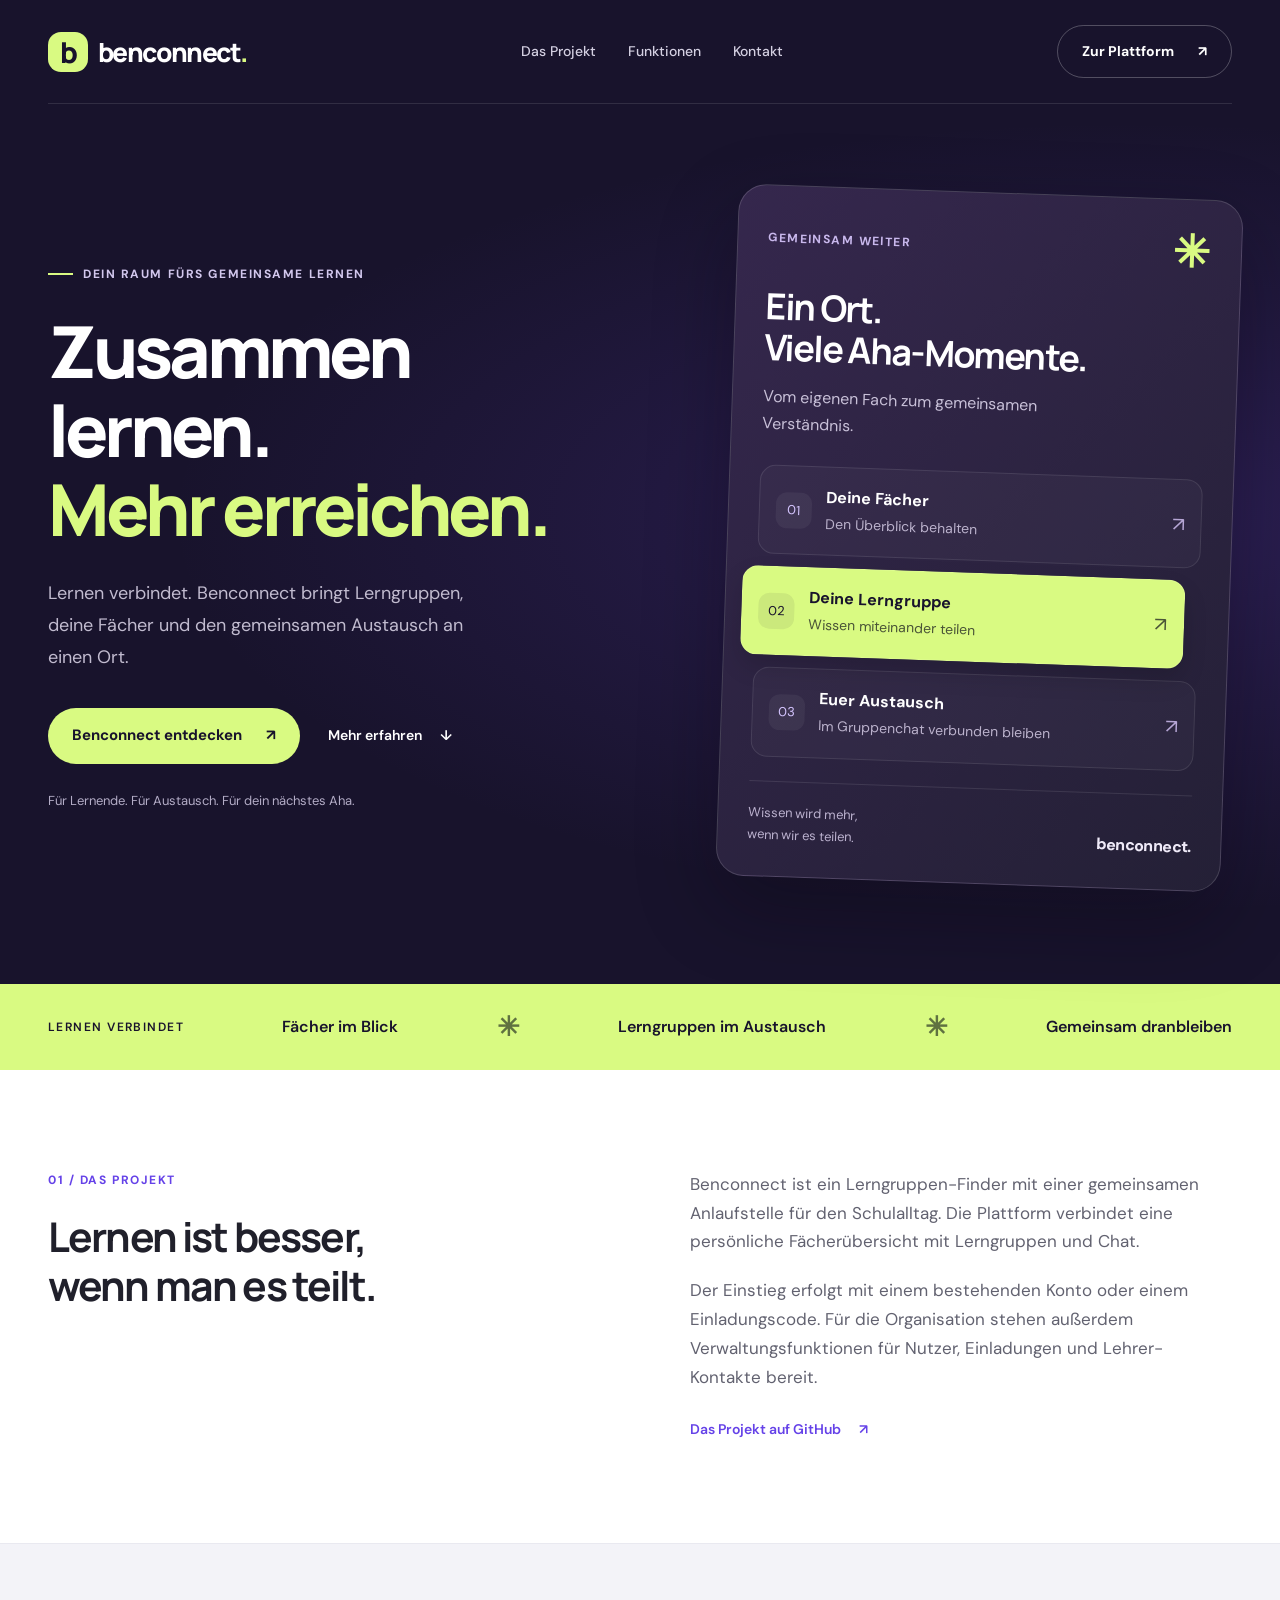
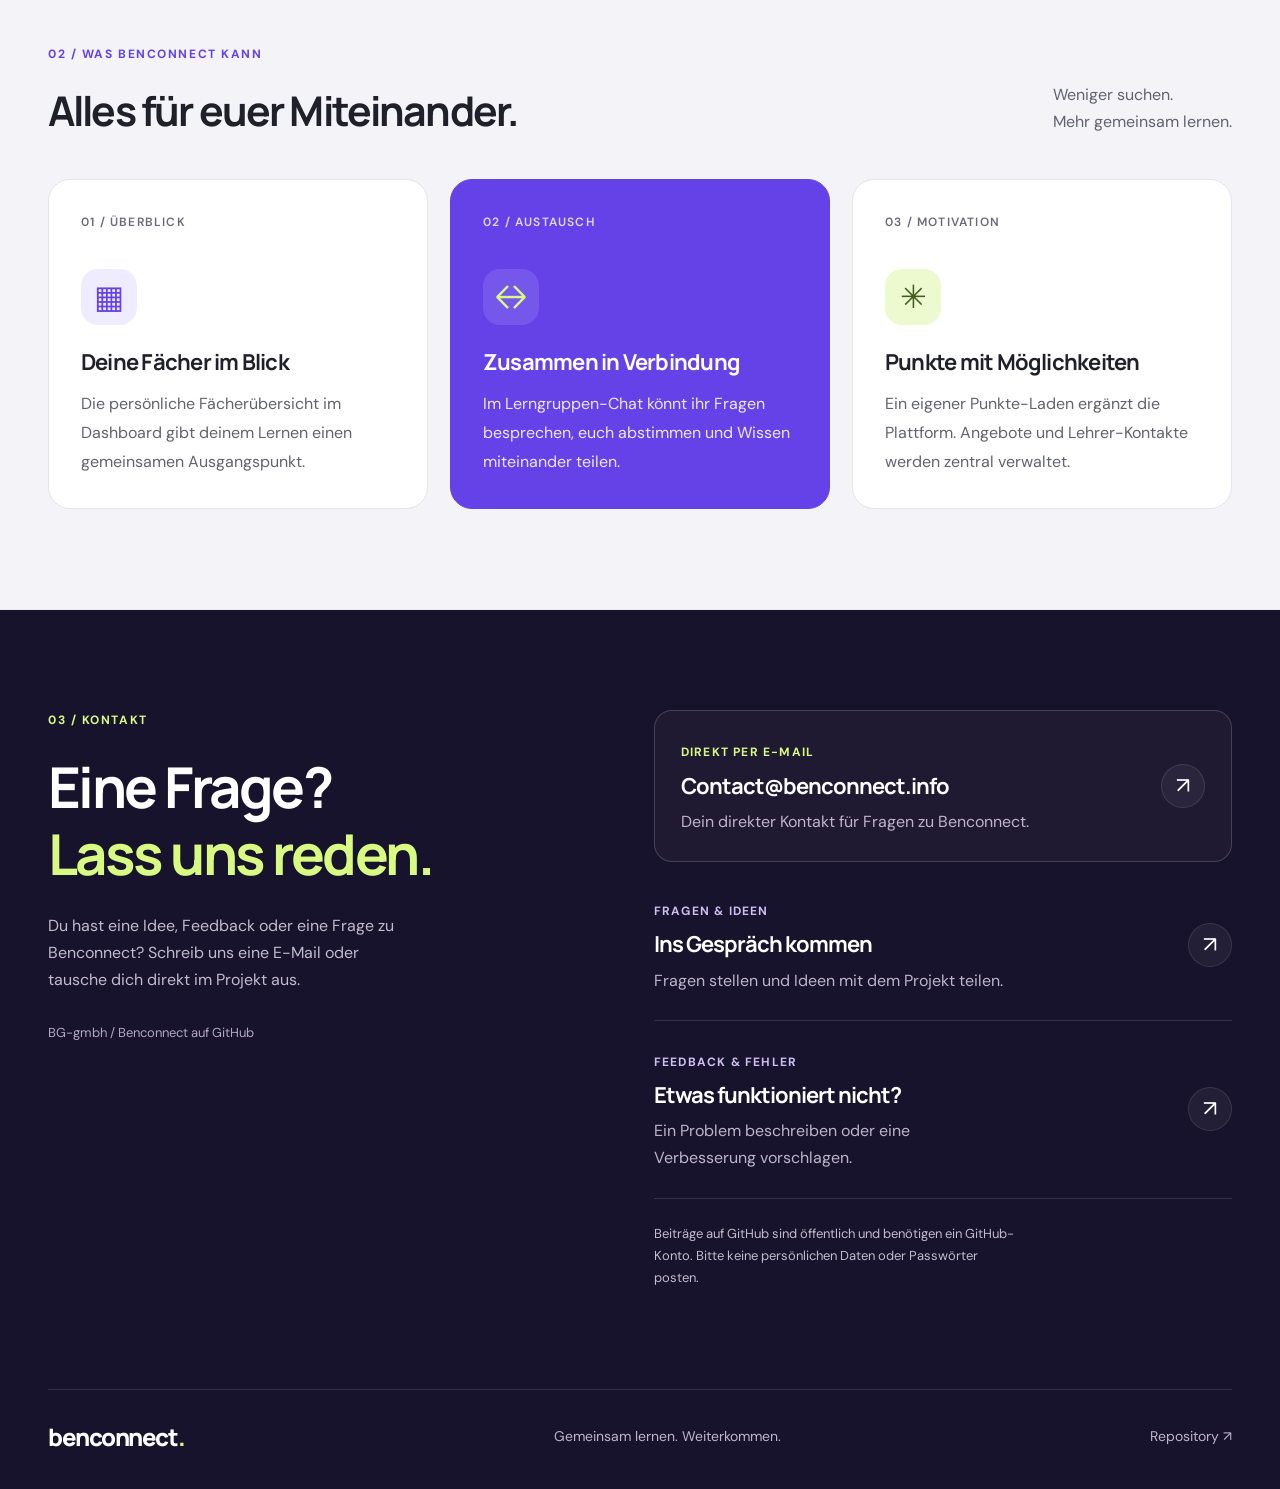
<file: index.html>
<!doctype html>
<html lang="de">
<head>
<meta charset="utf-8"><meta name="viewport" content="width=device-width, initial-scale=1">
<title>benconnect — Gemeinsam lernen. Weiterkommen.</title>
<meta name="description" content="Lerne benconnect kennen: die Plattform für Lerngruppen, Fächer und gemeinsamen Austausch. Projektinfos und Kontakt zum Projekt auf einen Blick.">
<link rel="icon" type="image/svg+xml" href="data:image/svg+xml,%3Csvg xmlns='http://www.w3.org/2000/svg' viewBox='0 0 40 40'%3E%3Crect width='40' height='40' rx='12' fill='%235b36e8'/%3E%3Ctext x='10' y='29' font-family='Arial' font-weight='bold' font-size='30' fill='white'%3Eb%3C/text%3E%3C/svg%3E">
<link rel="stylesheet" href="style.css?v=2">
</head>
<body>
<a class="skip" href="#inhalt">Zum Inhalt</a>
<header class="header wrap"><a class="brand" href="#" aria-label="benconnect Startseite"><span class="mark">b</span>benconnect<span class="brand-dot">.</span></a><nav aria-label="Hauptnavigation"><a href="#projekt">Das Projekt</a><a href="#funktionen">Funktionen</a><a href="#kontakt">Kontakt</a></nav><a class="button small outline" href="https://benconnect.cyou/">Zur Plattform <span aria-hidden="true">↗</span></a></header>
<main id="inhalt">
<section class="hero wrap" aria-labelledby="hero-title"><div class="hero-copy"><p class="eyebrow"><span class="line"></span> DEIN RAUM FÜRS GEMEINSAME LERNEN</p><h1 id="hero-title">Zusammen<br>lernen.<br><span>Mehr erreichen.</span></h1><p class="lead">Lernen verbindet. Benconnect bringt Lerngruppen, deine Fächer und den gemeinsamen Austausch an einen Ort.</p><div class="actions"><a class="button primary" href="https://benconnect.cyou/">Benconnect entdecken <span aria-hidden="true">↗</span></a><a class="text-link" href="#projekt">Mehr erfahren <span aria-hidden="true">↓</span></a></div><p class="hero-note">Für Lernende. Für Austausch. Für dein nächstes Aha.</p></div><aside class="learning-panel" aria-label="So verbindet benconnect das Lernen"><div class="panel-top"><span>GEMEINSAM WEITER</span><span class="panel-symbol" aria-hidden="true">✳</span></div><h2>Ein Ort.<br>Viele Aha-Momente.</h2><p>Vom eigenen Fach zum gemeinsamen Verständnis.</p><ol class="path"><li><span class="step">01</span><div><strong>Deine Fächer</strong><span>Den Überblick behalten</span></div><span aria-hidden="true">↗</span></li><li><span class="step">02</span><div><strong>Deine Lerngruppe</strong><span>Wissen miteinander teilen</span></div><span aria-hidden="true">↗</span></li><li><span class="step">03</span><div><strong>Euer Austausch</strong><span>Im Gruppenchat verbunden bleiben</span></div><span aria-hidden="true">↗</span></li></ol><div class="panel-bottom"><span>Wissen wird mehr,<br>wenn wir es teilen.</span><span class="wordmark">benconnect.</span></div></aside></section>
<div class="strip"><div class="wrap strip-inner"><span>LERNEN VERBINDET</span><span>Fächer im Blick</span><span class="asterisk" aria-hidden="true">✳</span><span>Lerngruppen im Austausch</span><span class="asterisk" aria-hidden="true">✳</span><span>Gemeinsam dranbleiben</span></div></div>
<section class="wrap about section" id="projekt"><div><p class="eyebrow">01 / DAS PROJEKT</p><h2>Lernen ist besser,<br>wenn man es teilt.</h2></div><div class="about-copy"><p>Benconnect ist ein Lerngruppen-Finder mit einer gemeinsamen Anlaufstelle für den Schulalltag. Die Plattform verbindet eine persönliche Fächerübersicht mit Lerngruppen und Chat.</p><p>Der Einstieg erfolgt mit einem bestehenden Konto oder einem Einladungscode. Für die Organisation stehen außerdem Verwaltungsfunktionen für Nutzer, Einladungen und Lehrer-Kontakte bereit.</p><a class="text-link" href="https://github.com/BG-gmbh/benconnect">Das Projekt auf GitHub <span aria-hidden="true">↗</span></a></div></section>
<section class="features section" id="funktionen"><div class="wrap"><div class="section-head"><div><p class="eyebrow">02 / WAS BENCONNECT KANN</p><h2>Alles für euer Miteinander.</h2></div><p>Weniger suchen.<br>Mehr gemeinsam lernen.</p></div><div class="cards"><article><span class="feature-number">01 / ÜBERBLICK</span><div class="icon" aria-hidden="true">▦</div><h3>Deine Fächer im Blick</h3><p>Die persönliche Fächerübersicht im Dashboard gibt deinem Lernen einen gemeinsamen Ausgangspunkt.</p></article><article><span class="feature-number">02 / AUSTAUSCH</span><div class="icon" aria-hidden="true">↔</div><h3>Zusammen in Verbindung</h3><p>Im Lerngruppen-Chat könnt ihr Fragen besprechen, euch abstimmen und Wissen miteinander teilen.</p></article><article><span class="feature-number">03 / MOTIVATION</span><div class="icon" aria-hidden="true">✳</div><h3>Punkte mit Möglichkeiten</h3><p>Ein eigener Punkte-Laden ergänzt die Plattform. Angebote und Lehrer-Kontakte werden zentral verwaltet.</p></article></div></div></section>
<section class="wrap section contact" id="kontakt"><div><p class="eyebrow">03 / KONTAKT</p><h2>Eine Frage?<br><span>Lass uns reden.</span></h2><p>Du hast eine Idee, Feedback oder eine Frage zu Benconnect? Schreib uns eine E-Mail oder tausche dich direkt im Projekt aus.</p><span class="contact-label">BG-gmbh / Benconnect auf GitHub</span></div><div class="contact-links"><a href="mailto:Contact@benconnect.info"><div><span class="contact-kicker">DIREKT PER E-MAIL</span><h3>Contact@benconnect.info</h3><p>Dein direkter Kontakt für Fragen zu Benconnect.</p></div><span class="arrow" aria-hidden="true">↗</span></a><a href="https://github.com/BG-gmbh/benconnect/discussions"><div><span class="contact-kicker">FRAGEN & IDEEN</span><h3>Ins Gespräch kommen</h3><p>Fragen stellen und Ideen mit dem Projekt teilen.</p></div><span class="arrow" aria-hidden="true">↗</span></a><a href="https://github.com/BG-gmbh/benconnect/issues/new"><div><span class="contact-kicker">FEEDBACK & FEHLER</span><h3>Etwas funktioniert nicht?</h3><p>Ein Problem beschreiben oder eine Verbesserung vorschlagen.</p></div><span class="arrow" aria-hidden="true">↗</span></a><p class="contact-note">Beiträge auf GitHub sind öffentlich und benötigen ein GitHub-Konto. Bitte keine persönlichen Daten oder Passwörter posten.</p></div></section>
</main><footer class="wrap footer"><a class="brand" href="#">benconnect<span class="brand-dot">.</span></a><p>Gemeinsam lernen. Weiterkommen.</p><a href="https://github.com/BG-gmbh/benconnect">Repository <span aria-hidden="true">↗</span></a></footer>
</body></html>
</file>
<file: style.css>
@import url('https://fonts.googleapis.com/css2?family=DM+Sans:wght@400;500;600;700&family=Manrope:wght@400;500;600;700;800&display=swap');

:root{--ink:#20202b;--muted:#626270;--purple:#6542e8;--lime:#d9fa82;--line:#e4e4ee;--night:#18132c}
*{box-sizing:border-box}html{scroll-behavior:smooth;scroll-padding-top:2rem}body{margin:0;color:var(--ink);background:var(--night);font:1rem/1.7 'DM Sans',sans-serif}a{color:inherit;text-decoration:none}a:focus-visible{outline:3px solid #ba76ff;outline-offset:6px}h1,h2,h3,p{margin:0}h1,h2,h3{font-family:Manrope,sans-serif;line-height:1.15;letter-spacing:-.045em}::selection{background:var(--lime);color:var(--night)}.wrap{width:min(1240px,calc(100% - 6rem));margin-inline:auto}.header{display:flex;align-items:center;justify-content:space-between;gap:1.5rem;min-height:104px;color:#fff;border-bottom:1px solid #ffffff1c}.brand{display:inline-flex;align-items:center;font:800 1.65rem Manrope,sans-serif;letter-spacing:-.06em}.brand-dot{color:var(--lime)}.mark{display:grid;place-items:center;background:var(--lime);color:var(--night);font-size:1.8rem;width:40px;height:40px;border-radius:13px;margin-right:10px}nav{display:flex;gap:2rem;font-size:.875rem;font-weight:500;color:#d4d0e2}nav a{padding:10px 0}nav a:hover{color:var(--lime)}.button{display:inline-flex;align-items:center;justify-content:center;gap:1.5rem;min-height:56px;padding:14px 24px;border-radius:100px;font-weight:700;font-size:.9375rem;transition:transform .2s,background .2s,box-shadow .2s}.button:hover{transform:translateY(-3px);box-shadow:0 10px 30px #0002}.small{min-height:44px;font-size:.875rem}.outline{border:1px solid #ffffff40}.outline:hover{background:#ffffff10}.primary{background:var(--lime);color:var(--night)}.primary:hover{background:#e8ffa9}.hero{padding-block:88px 100px;display:grid;grid-template-columns:1.2fr 1fr;gap:72px;align-items:center;color:#fff;position:relative}.hero:before{content:'';position:absolute;inset:0 -3rem;z-index:-1;background:radial-gradient(ellipse at 88% 47%,#6441c542,transparent 60%);pointer-events:none}.eyebrow{font-size:.75rem;letter-spacing:.13em;font-weight:700;display:flex;align-items:center;gap:10px}.hero .eyebrow{color:#d2c7ed}.line{height:2px;width:25px;background:var(--lime);flex-shrink:0}h1{font-size:clamp(3.2rem,5.6vw,5rem);font-weight:800;line-height:1.1;margin:28px 0;letter-spacing:-.06em}h1>span{color:var(--lime)}.lead{font-size:1.125rem;line-height:1.8;max-width:455px;color:#c1bbcf}.actions{display:flex;align-items:center;gap:28px;margin-top:34px;flex-wrap:wrap}.text-link{font-weight:600;font-size:.875rem;display:inline-flex;align-items:center;gap:18px}.text-link:hover{text-decoration:underline;text-underline-offset:6px}.hero-note{font-size:.8125rem;margin-top:26px;color:#b3acc6}.learning-panel{background:linear-gradient(135deg,#35274d,#242036);border:1px solid #ffffff26;border-radius:28px;padding:30px;box-shadow:0 30px 80px #08051055;transform:rotate(2deg)}.panel-top{display:flex;align-items:center;justify-content:space-between;gap:20px;font-size:.75rem;font-weight:700;letter-spacing:.12em;color:#c9b8ed}.panel-symbol{font-size:2.8rem;line-height:1;color:var(--lime)}.learning-panel h2{font-size:2.25rem;margin:25px 0 14px;letter-spacing:-.045em}.learning-panel>p{color:#c8c0d8;font-size:1rem;max-width:300px}.path{list-style:none;margin:28px 0 24px;padding:0;display:grid;gap:12px}.path li{display:flex;align-items:center;gap:14px;background:#ffffff08;border:1px solid #ffffff19;border-radius:16px;padding:18px 16px}.path li:nth-child(2){background:var(--lime);color:var(--night);transform:translateX(-14px);box-shadow:0 12px 25px #0002}.step{font-size:.8125rem;color:#d5c5ff;background:#ffffff0d;display:grid;place-items:center;min-width:36px;height:36px;border-radius:11px}.path li:nth-child(2) .step{background:#18132c12;color:var(--night)}.path li>div{flex:1;min-width:0}.path strong{display:block;font-size:1rem;line-height:1.5}.path div span{font-size:.875rem;color:#bbb2cc}.path li:nth-child(2) div span{color:#4a5437}.path li>span:last-child{color:#b6a6d5;font-size:1.25rem}.path li:nth-child(2)>span:last-child{color:#4a5437}.panel-bottom{display:flex;justify-content:space-between;align-items:end;gap:16px;border-top:1px solid #ffffff1a;padding-top:20px;font-size:.8125rem;color:#bcb2cf}.wordmark{font-weight:800;font-size:1rem;letter-spacing:-.04em;color:#eee9f7}.strip{background:var(--lime);color:var(--night)}.strip-inner{min-height:86px;display:flex;align-items:center;justify-content:space-between;gap:20px;font-size:1rem;font-weight:600}.strip-inner>span:first-child{font-size:.75rem;letter-spacing:.12em}.asterisk{color:#5f7140;font-size:1.7rem}.section{padding-block:100px}.section h2{font-size:clamp(2rem,3.2vw,2.8rem);line-height:1.2}.section .eyebrow{color:var(--purple);margin-bottom:22px}.about{display:grid;grid-template-columns:1fr 1fr;gap:100px;position:relative;background:#fff}.about:before{content:'';position:absolute;inset:0 calc((min(1240px,100vw - 6rem) - 100vw)/2);background:#fff;z-index:-1}.about-copy{color:var(--muted);font-size:1.0625rem}.about-copy p+p{margin-top:20px}.about-copy .text-link{color:var(--purple);margin-top:26px}.features{background:#f3f3f8;border-top:1px solid #e9e9f0;border-bottom:1px solid #e9e9f0}.section-head{display:flex;justify-content:space-between;align-items:end;gap:30px;margin-bottom:44px}.section-head>p{color:var(--muted);font-size:1rem}.cards{display:grid;grid-template-columns:repeat(3,minmax(0,1fr));gap:22px}.cards article{background:#fff;border:1px solid var(--line);border-radius:22px;padding:32px;display:flex;flex-direction:column;align-items:start;transition:transform .25s,box-shadow .25s}.cards article:hover{transform:translateY(-6px);box-shadow:0 20px 40px #25203e0c}.cards article:nth-child(2){background:#6542e8;color:#fff;border-color:#6542e8}.feature-number{font-size:.75rem;letter-spacing:.1em;color:#6d687e;font-weight:600}.cards article:nth-child(2) .feature-number{color:#e0d8ff}.icon{width:56px;height:56px;background:#f0ecff;color:var(--purple);display:grid;place-items:center;border-radius:17px;font-size:2rem;line-height:1;margin:36px 0 25px}.cards article:nth-child(2) .icon{background:#ffffff1c;color:var(--lime)}.cards article:nth-child(3) .icon{background:#edfacf;color:#465b20}.cards h3{font-size:1.375rem;letter-spacing:-.035em;margin-bottom:15px}.cards p{font-size:1rem;color:var(--muted);line-height:1.8}.cards article:nth-child(2) p{color:#eee8ff}.contact{display:grid;grid-template-columns:1fr 1.1fr;gap:80px;color:#fff}.contact .eyebrow{color:var(--lime)}.contact h2{font-size:clamp(2.6rem,4.4vw,3.8rem)}.contact h2 span{color:var(--lime)}.contact>div>p:not(.eyebrow){max-width:370px;margin-top:24px;color:#c1bbcf}.contact-label{display:block;font-size:.8125rem;color:#b0a7c2;margin-top:28px}.contact-links>a{display:flex;justify-content:space-between;align-items:center;gap:20px;padding:26px 0;border-bottom:1px solid #ffffff20}.contact-links>a:first-child{padding:26px;border:1px solid #ffffff2b;background:#ffffff08;border-radius:18px;margin-bottom:8px}.contact-links>a>div{min-width:0}.contact-kicker{font-size:.75rem;letter-spacing:.1em;color:#cdbdf3;font-weight:700}.contact-links>a:first-child .contact-kicker{color:var(--lime)}.contact-links h3{font-size:1.375rem;margin:9px 0;overflow-wrap:anywhere}.contact-links a p{font-size:1rem;color:#bdb4cd;max-width:350px}.arrow{display:grid;place-items:center;background:#ffffff0d;border:1px solid #ffffff1a;border-radius:50%;height:44px;min-width:44px;font-size:1.4rem;color:#fff;transition:background .2s,color .2s,transform .2s}.contact-links a:hover .arrow{background:var(--lime);color:var(--night);transform:rotate(45deg)}.contact-links .contact-note{font-size:.8125rem;line-height:1.7;max-width:100%;color:#b0a7c2}.footer{border-top:1px solid #ffffff20;padding-block:30px 36px;display:flex;align-items:center;justify-content:space-between;gap:20px;color:#fff}.footer .brand{font-size:1.5rem}.footer p,.footer>a:last-child{font-size:.875rem;color:#bdb4cd}.skip{position:fixed;top:-100px;background:#fff;color:var(--ink);padding:12px;z-index:10}.skip:focus{top:10px}
@media(min-width:761px){.hero-copy{animation:arrive .7s ease-out both}.learning-panel{animation:panel-in .8s ease-out both}@keyframes arrive{from{opacity:0;translate:0 16px}to{opacity:1;translate:0 0}}@keyframes panel-in{from{opacity:0;translate:0 24px}to{opacity:1;translate:0 0}}}
@media(max-width:1100px){.wrap{width:calc(100% - 4rem)}.hero{gap:35px;grid-template-columns:1.15fr 1fr}h1{font-size:clamp(2.8rem,5.5vw,4.2rem)}.learning-panel{padding:24px}.learning-panel h2{font-size:1.9rem}.about,.contact{gap:44px}.about:before{inset:0 -2rem}.cards article{padding:24px}.strip-inner{font-size:.875rem;gap:14px}.strip-inner>span:first-child{display:none}nav{gap:22px}.hero .eyebrow{max-width:330px}}
@media(max-width:800px){.wrap{width:calc(100% - 2.5rem)}.header{min-height:88px;flex-wrap:wrap;gap:14px;padding:20px 0}.header nav{order:3;width:100%;justify-content:center;gap:34px}.brand{font-size:1.4rem}.mark{width:34px;height:34px;font-size:1.6rem}.header>.button{padding:9px 14px;gap:12px;font-size:.875rem}.hero{grid-template-columns:1fr;padding-block:50px 60px;gap:46px}.hero:before{inset:0}.hero .eyebrow{max-width:none;font-size:.75rem}h1{font-size:clamp(2.5rem,9.4vw,4.5rem);max-width:650px}.lead{font-size:1.0625rem;max-width:520px}.learning-panel{transform:none;max-width:530px;width:100%;margin:auto;padding:26px}.path li:nth-child(2){transform:none}.learning-panel h2{font-size:2.1rem}.strip-inner{flex-wrap:wrap;justify-content:center;padding:20px 0;gap:8px 20px}.strip-inner .asterisk{display:none}.section{padding-block:64px}.about,.contact{grid-template-columns:1fr;gap:32px}.about:before{inset:0 -1.25rem}.section-head{display:block;margin-bottom:30px}.section-head>p{margin-top:20px}.section-head>p br{display:none}.cards{grid-template-columns:1fr}.cards article{padding:28px}.icon{margin:24px 0 20px}.contact h2{font-size:2.8rem}.contact-links>a:first-child{padding:22px}.contact-links h3{font-size:1.25rem}.footer{flex-wrap:wrap}.footer p{order:3;width:100%}.actions{gap:22px}.hero-note{max-width:300px}.panel-bottom{align-items:center}.section h2{font-size:2.1rem}}
@media(max-width:380px){.header .brand{font-size:1.15rem}.header>.button{font-size:.8125rem;padding:8px 10px}.mark{margin-right:7px}.learning-panel{padding:20px}.path li{padding:14px 12px;gap:10px}.contact-links>a:first-child{padding:18px}.contact-links>a{gap:12px}.contact-links h3{font-size:1.125rem}.actions .primary{width:100%}}
@media(prefers-reduced-motion:reduce){html{scroll-behavior:auto}*,*:before,*:after{animation:none!important;transition:none!important}}
</file>
